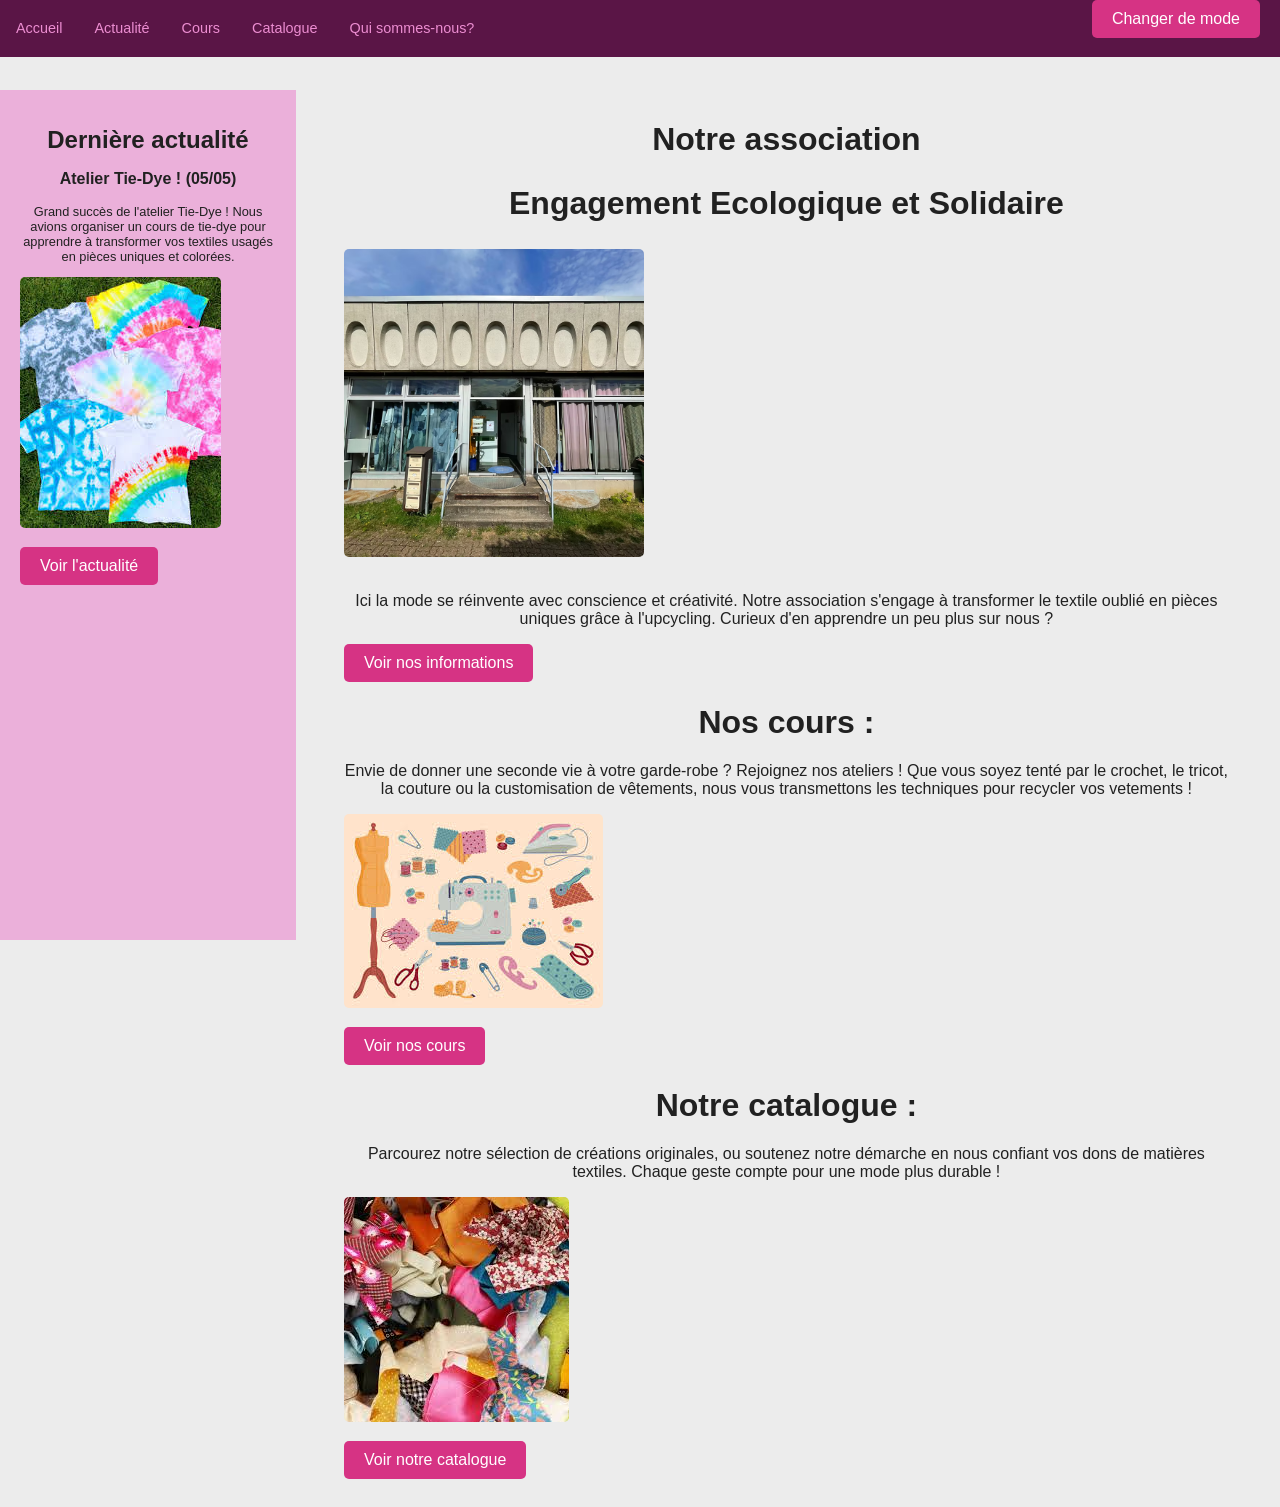
<file: index.html>
<!DOCTYPE html>
<html>
    <head>
        <title>GLAM - Accueil</title>
        <link href="projet.css" rel="stylesheet">
        <link  href="dark-mode.css" rel="stylesheet"/>
    </head>
    <body>
        <ul class="navbar">
            <li><a class="active" href="index.html">Accueil</a></li>
            <li><a href="actualité.html">Actualité</a></li>
            <li><a href="cours.html">Cours</a></li>
            <li><a href="catalogue.html">Catalogue</a></li>
            <li><a href="info.html">Qui sommes-nous?</a></li>
            <li class="nav-right">
                <button class="btn-actu" data-theme-toggler>Changer de mode</button>
            </li>
        </ul>
        <ul class="actu">
            <li><h1>Dernière actualité</h1></li>
            <li><h3><strong>Atelier Tie-Dye ! (05/05) </strong></h3></p>
            <li><p>Grand succès de l'atelier Tie-Dye ! Nous avions organiser un cours de tie-dye pour apprendre à transformer vos textiles usagés en pièces uniques et colorées.</p></li>
            <li>
                <img src="tieDye.jpg" alt="Atelier Tie Dye" class="img-actu">
                <form action="actualité.html" method="get">
                    <button type="submit" class="btn-actu">Voir l'actualité</button>
                </form>
            </li>
        </ul>
        <div class="contenu-principal">
            <h1>Notre association</h1>
            <h2>Engagement Ecologique et Solidaire</h2>
            <img src="devantGlam.avif" alt="image de la devanture de GLAM" class="img-actu">
            <p>Ici la mode se réinvente avec conscience et créativité. Notre association s'engage à transformer le textile oublié en pièces uniques grâce à l'upcycling. Curieux d'en apprendre un peu plus sur nous ? </p>
            
            <form action="info.html" method="get">
                <button type="submit" class="btn-actu">Voir nos informations </button>
            </form>
            

            <h1>Nos cours :</h1>
            <p> Envie de donner une seconde vie à votre garde-robe ? Rejoignez nos ateliers ! Que vous soyez tenté par le crochet, le tricot, la couture ou la customisation de vêtements, nous vous transmettons les techniques pour recycler vos vetements !</p>
        
                <img src="cours.jpg" alt="image pour présenter les types de cours" class="img-actu">
                <form action="cours.html" method="get">
                    <button type="submit" class="btn-actu">Voir nos cours</button>
                </form>
            
            <h1>Notre catalogue :</h1>
            <p>Parcourez notre sélection de créations originales, ou soutenez notre démarche en nous confiant vos dons de matières textiles. Chaque geste compte pour une mode plus durable ! </p>
            
                <img src="chutetissus.jpg" alt="image de chutes de tissus" class="img-actu">
                <form action="catalogue.html" method="get">
                    <button type="submit" class="btn-actu">Voir notre catalogue</button>
                </form>
            
        
        </div> 
        <script src="dark-mode.js"></script>

    </body>
</html>
</file>
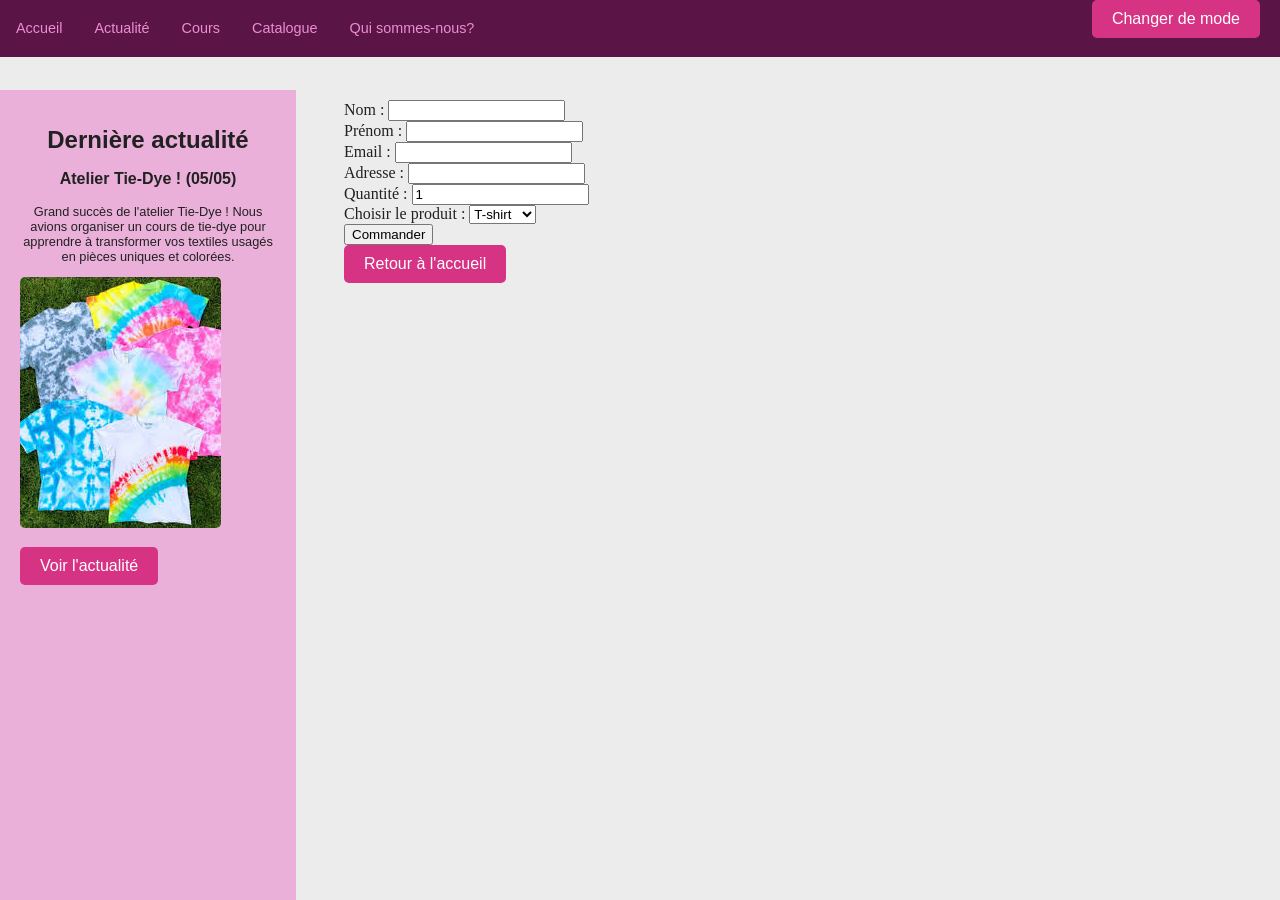
<file: achat.html>
<!DOCTYPE html>
<html>
    <head>
        <title>GLAM - Achat</title>
        <link href="projet.css" rel="stylesheet">
        <link  href="dark-mode.css" rel="stylesheet"/>
    </head>
    <body>
        <ul class="navbar">
            <li><a class="active" href="index.html">Accueil</a></li>
            <li><a href="actualité.html">Actualité</a></li>
            <li><a href="cours.html">Cours</a></li>
            <li><a href="catalogue.html">Catalogue</a></li>
            <li><a href="info.html">Qui sommes-nous?</a></li>
            <li class="nav-right">
                 <button class="btn-actu" data-theme-toggler>Changer de mode</button>
            </li>
        </ul>
       <ul class="actu">
            <li><h1>Dernière actualité</h1></li>
            <li><h3><strong>Atelier Tie-Dye ! (05/05) </strong></h3></p>
            <li><p>Grand succès de l'atelier Tie-Dye ! Nous avions organiser un cours de tie-dye pour apprendre à transformer vos textiles usagés en pièces uniques et colorées.</p></li>
            <li>
                <img src="tieDye.jpg" alt="Atelier Tie Dye" class="img-actu">
                <form action="actualité.html" method="get">
                    <button type="submit" class="btn-actu">Voir l'actualité</button>
                </form>
            </li>
        </ul>


        <div class="contenu-principal">
            <form action="#">
                <label class="mylabel" for="nom">Nom : </label>
                <input class="myinput" type="text" name="nom" value=""/> <br/>
                <label class="mylabel" for="prenom">Prénom : </label>
                <input class="myinput" type="text" name="prenom" value=""/> <br/>
                <label class="mylabel" for="mail">Email : </label>
                <input class="myinput" type="text" name="mail" value=""/> <br/>
                <label class="mylabel" for="adresse">Adresse : </label>
                <input class="myinput" type="text" name="adresse" value=""/> <br/>
     
                <label class="mylabel" for="numep">Quantité : </label>
                <input class="myinput" type="number" name="numep" value=1 /> <br/>

                <label class="mylabel" for="produit">Choisir le produit : </label>
                <select class="myinput" name="produit" id="produit">
                <option value="produit1">T-shirt</option>
                <option value="produit2">Gourde</option>
                </select>
                <br/>
    
                <input class="primary" type="submit" value="Commander" /> <br/>
            </form>
            <form action="index.html" method="get">
                    <button type="submit" class="btn-actu">Retour à l'accueil</button>
            </form>
        </div>   
        <script src="dark-mode.js"></script>

     </body>
     
</html>
</file>
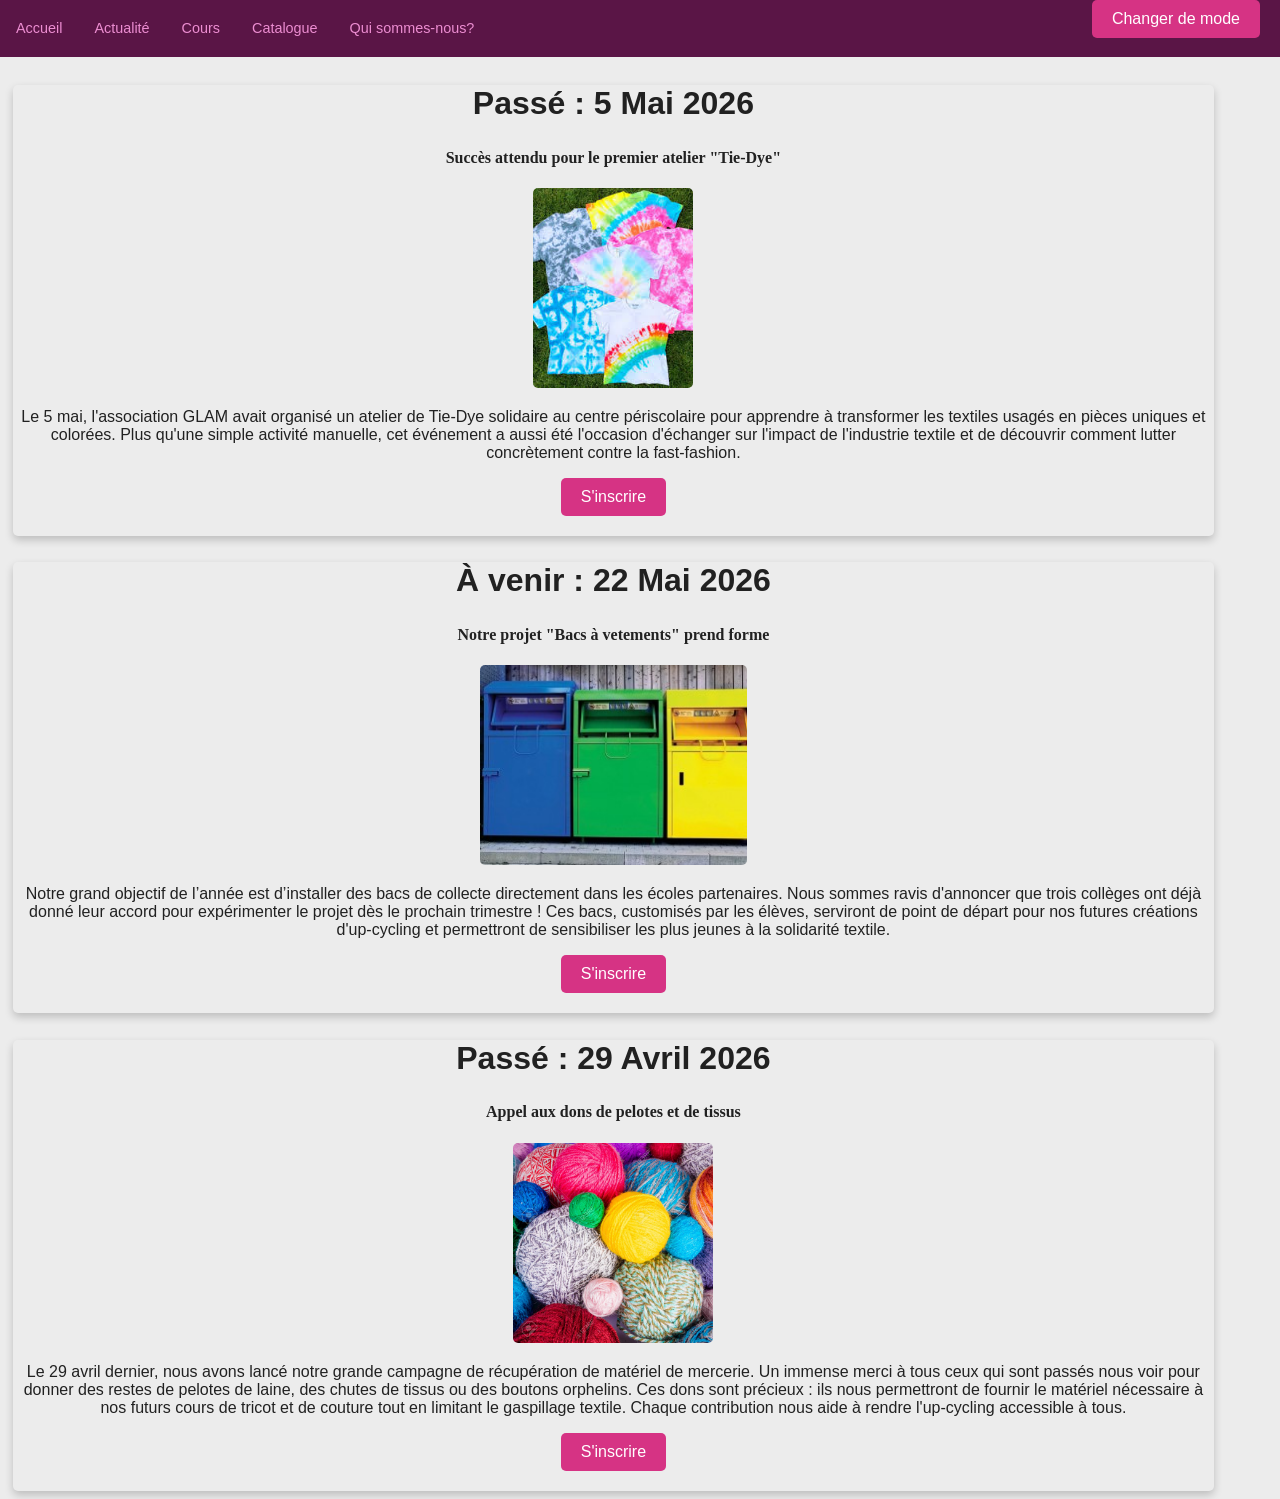
<file: actualité.html>
<!DOCTYPE html>
<html>
    <head>
        <title>GLAM - Actualités</title>
        <link href="projet.css" rel="stylesheet"> 
        <h1> <strong> Journal de l'association </strong></h1>
        <link href="dark-mode.css" rel="stylesheet" />
    </head>
    <body>
        <ul class="navbar">
            <li><a class="active" href="index.html">Accueil</a></li>
            <li><a href="actualité.html">Actualité</a></li>
            <li><a href="cours.html">Cours</a></li>
            <li><a href="catalogue.html">Catalogue</a></li>
            <li><a href="info.html">Qui sommes-nous?</a></li>
            <li class="nav-right">
                <button class="btn-actu" data-theme-toggler>Changer de mode</button>
            </li>
        </ul>

       
        <div class="card">
            <h2>Passé : 5 Mai 2026</h2>
            <h4>Succès attendu pour le premier atelier "Tie-Dye"</h4>
            <img src="tieDye.jpg">
            <p>Le 5 mai, l'association GLAM avait organisé un atelier de Tie-Dye solidaire au centre périscolaire pour  apprendre à transformer les textiles usagés en pièces uniques et colorées. Plus qu'une simple activité manuelle, cet événement a aussi été l'occasion d'échanger sur l'impact de l'industrie textile et de découvrir comment lutter concrètement contre la fast-fashion. </p>
            <form action="inscription.html" method="get"> 
                <button type="submit" class="btn-actu">S'inscrire </button>
            </form>
        </div>

        <div class="card">
            <h2>À venir : 22 Mai 2026</h2>
            <h4>Notre projet "Bacs à vetements" prend forme</h4>
            <img src="conteneur.jpg">
            <p>Notre grand objectif de l’année est d’installer des bacs de collecte directement dans les écoles partenaires. Nous sommes ravis d'annoncer que trois collèges ont déjà donné leur accord pour expérimenter le projet dès le prochain trimestre ! Ces bacs, customisés par les élèves, serviront de point de départ pour nos futures créations d'up-cycling et permettront de sensibiliser les plus jeunes à la solidarité textile.</p>
            <form action="inscription.html" method="get"> 
                <button type="submit" class="btn-actu">S'inscrire </button>
            </form>
        </div>

       
        <div class="card">
            <h2>Passé : 29 Avril 2026</h2>
            <h4>Appel aux dons de pelotes et de tissus</h4>
            <img src="pelotes.jpg">

            <p>Le 29 avril dernier, nous avons lancé notre grande campagne de récupération de matériel de mercerie. Un immense merci à tous ceux qui sont passés nous voir pour donner des restes de pelotes de laine, des chutes de tissus ou des boutons orphelins. Ces dons sont précieux : ils nous permettront de fournir le matériel nécessaire à nos futurs cours de tricot et de couture tout en limitant le gaspillage textile. Chaque contribution nous aide à rendre l'up-cycling accessible à tous.</p>
            <form action="inscription.html" method="get"> 
                <button type="submit" class="btn-actu"> S'inscrire </button>
            </form>
        </div>
        <script src="dark-mode.js"></script>
    </body>
</html>
</file>
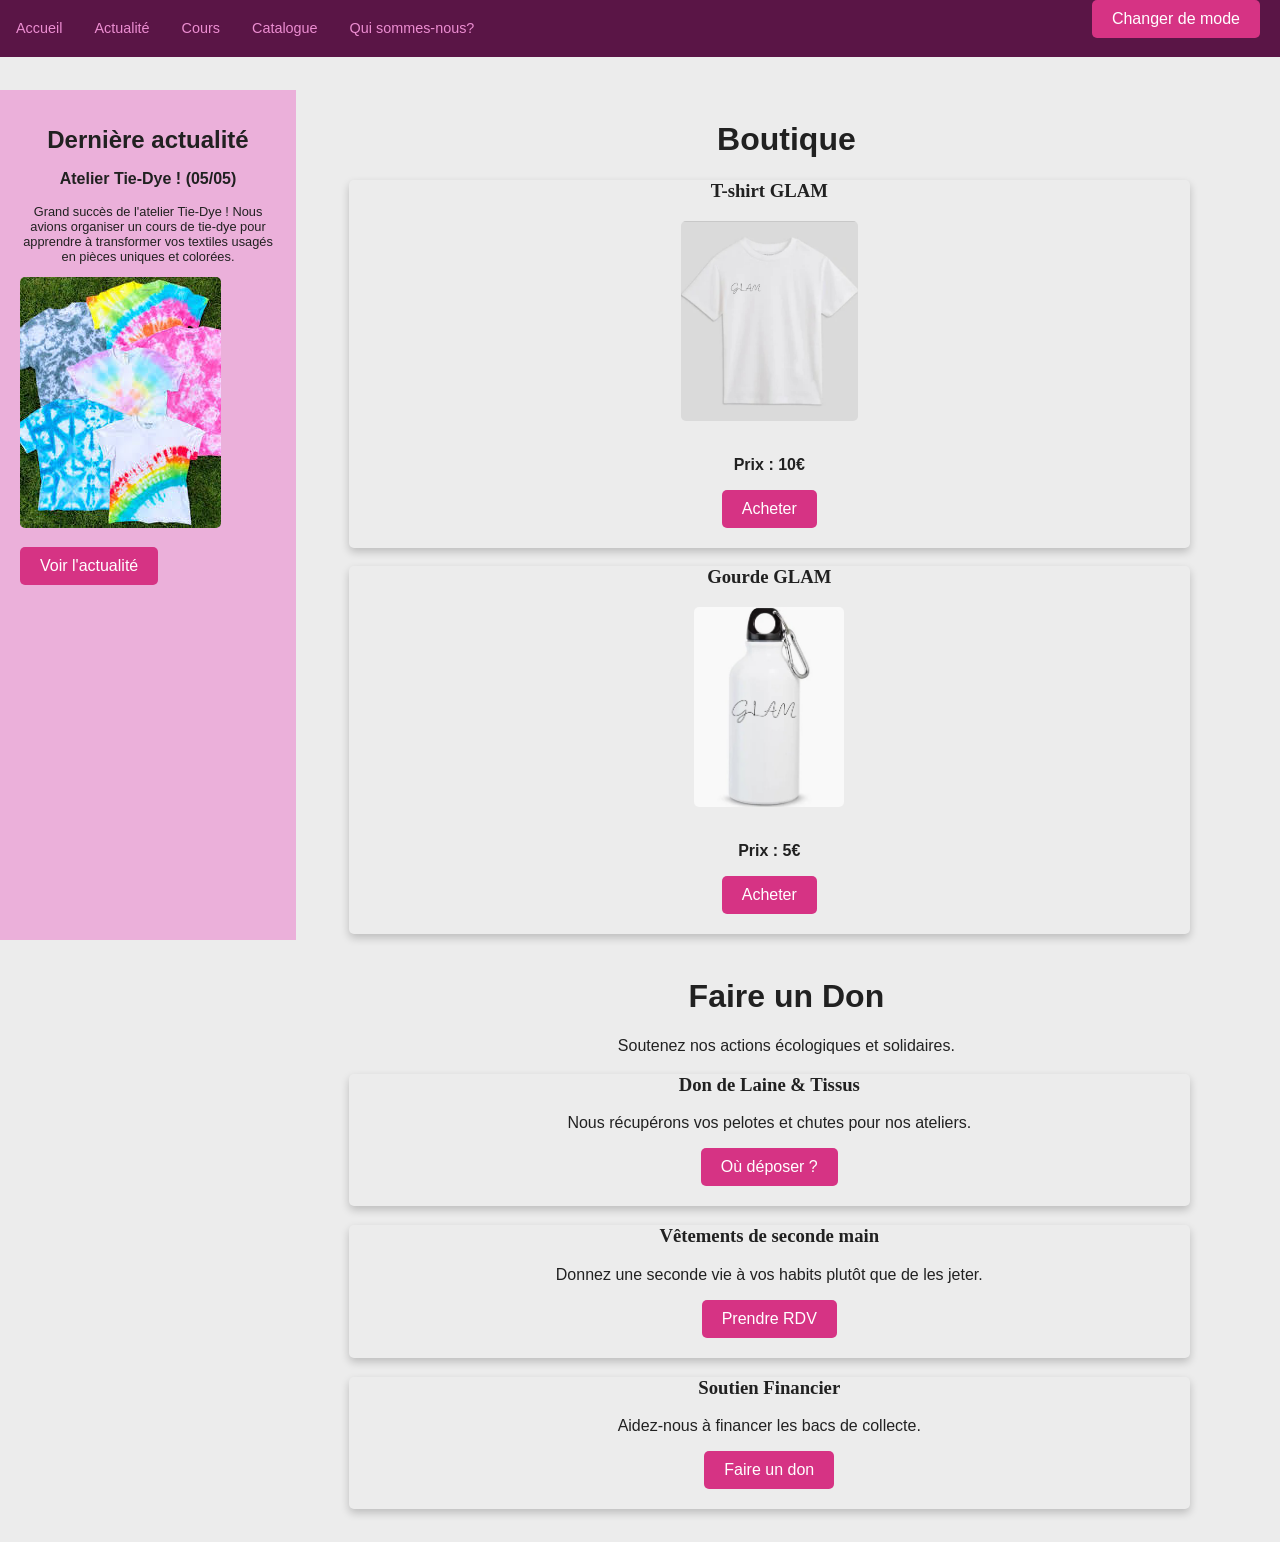
<file: catalogue.html>
<!DOCTYPE html>
<html>
    <head>
        <title>GLAM - Catalogue</title>
        <link href="projet.css" rel="stylesheet">
        <link  href="dark-mode.css" rel="stylesheet" />
    </head>
    <body>
        <ul class="navbar">
            <li><a class="active" href="index.html">Accueil</a></li>
            <li><a href="actualité.html">Actualité</a></li>
            <li><a href="cours.html">Cours</a></li>
            <li><a href="catalogue.html">Catalogue</a></li>
            <li><a href="info.html">Qui sommes-nous?</a></li>
            <li class="nav-right">
                <button class="btn-actu" data-theme-toggler>Changer de mode</button>
            </li>
        </ul>
       <ul class="actu">
            <li><h1>Dernière actualité</h1></li>
            <li><h3><strong>Atelier Tie-Dye ! (05/05) </strong></h3></p>
            <li><p>Grand succès de l'atelier Tie-Dye ! Nous avions organiser un cours de tie-dye pour apprendre à transformer vos textiles usagés en pièces uniques et colorées.</p></li>
            <li>
                <img src="tieDye.jpg" alt="Atelier Tie Dye" class="img-actu">
                <form action="actualité.html" method="get">
                    <button type="submit" class="btn-actu">Voir l'actualité</button>
                </form>
            </li>
        </ul>

         <ul class="actu">
            <li><h1>Dernière actualité</h1></li>
            <li><h3><strong>Atelier Tie-Dye ! (05/05) </strong></h3></p>
            <li><p>Grand succès de l'atelier Tie-Dye ! Nous avions organiser un cours de tie-dye pour apprendre à transformer vos textiles usagés en pièces uniques et colorées.</p></li>
            <li>
                <img src="tieDye.jpg" alt="Atelier Tie Dye" class="img-actu">
                <form action="actualité.html" method="get">
                    <button type="submit" class="btn-actu">Voir l'actualité</button>
                </form>
            </li>
        </ul>

        <div class="contenu-principal">
                <h1>Boutique </h1>
               
            <div class="card">
                <h3>T-shirt GLAM </h3>
                <img src="tshirt.png" alt="image du t-shirt GLAM" class="img-actu">
                <p><strong>Prix : 10€</strong></p>
                <form action="achat.html" method="get">
                    <button type="submit" class="btn-actu">Acheter</button>
                </form>
            </div>

            
            <div class="card">
                <h3>Gourde GLAM</h3>
                <img src="gourde.png" alt="image de la gourde GLAM" class="img-actu">
                <p><strong>Prix : 5€</strong></p>
                <form action="achat.html" method="get">
                    <button type="submit" class="btn-actu">Acheter</button>
                </form>
            </div> </br>

            <h1>Faire un Don</h1>
            <p>Soutenez nos actions écologiques et solidaires.</p>
            
            <div class="card">
                <h3>Don de Laine & Tissus</h3>
                <p>Nous récupérons vos pelotes et chutes pour nos ateliers.</p>
                <form action="info.html" method="get">
                    <button type="submit" class="btn-actu">Où déposer ?</button>
                </form>
            </div>

            <div class="card">
                <h3>Vêtements de seconde main</h3>
                <p>Donnez une seconde vie à vos habits plutôt que de les jeter.</p>
                <form action="info.html" method="get">
                    <button type="submit" class="btn-actu">Prendre RDV</button>
                </form>
            </div>

            <div class="card">
                <h3>Soutien Financier</h3>
                <p>Aidez-nous à financer les bacs de collecte.</p>
                <form action="don.html" method="get">
                    <button type="submit" class="btn-actu">Faire un don</button>
                </form>
            </div>
        </div >
        <script src="dark-mode.js"></script>

    </body>
</html>
</file>
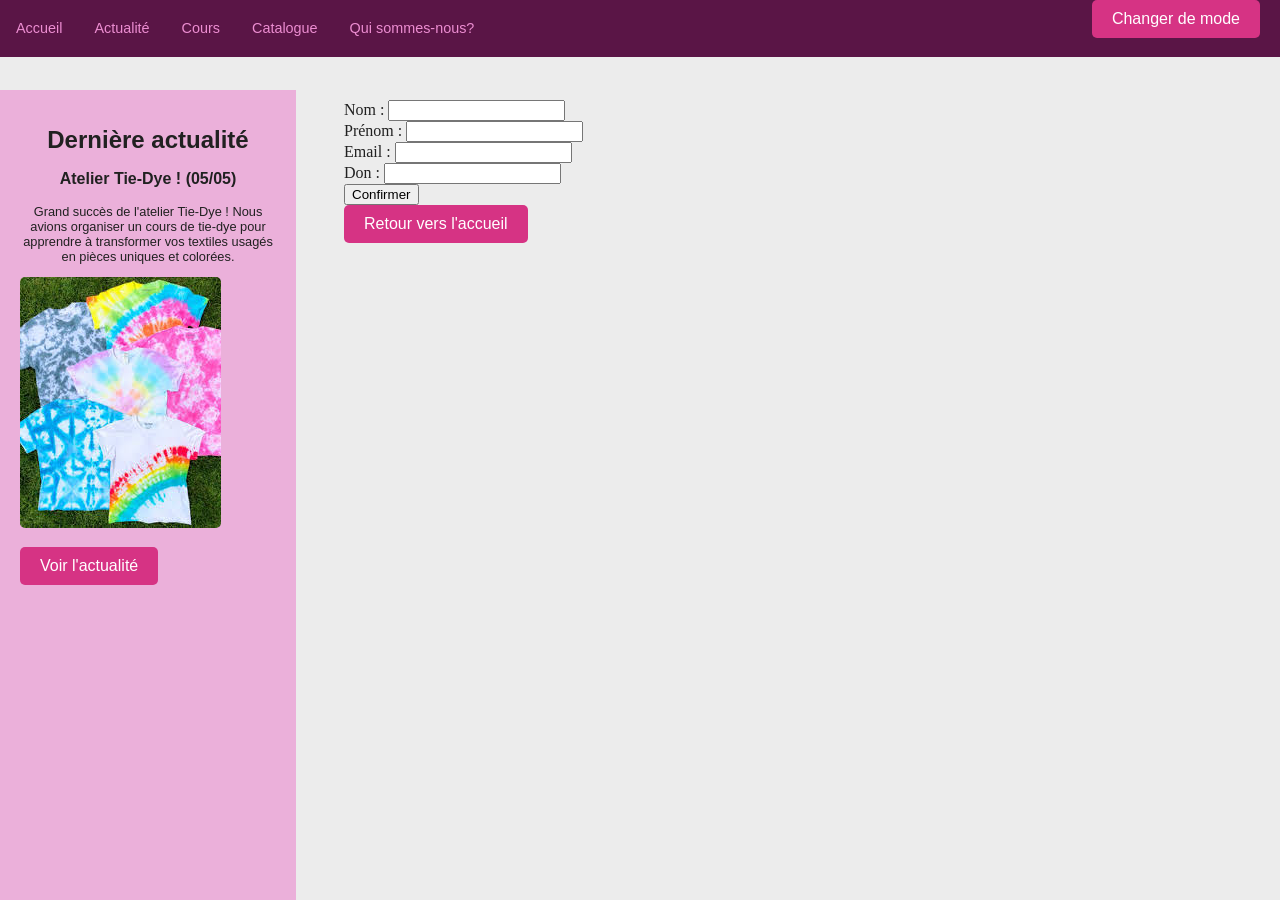
<file: don.html>
<!DOCTYPE html>
<html>
    <head>
        <title>GLAM - Don</title>
        <link href="projet.css" rel="stylesheet">
        <link href="dark-mode.css" rel="stylesheet"  />
    </head>
    <body>
        <ul class="navbar">
            <li><a class="active" href="index.html">Accueil</a></li>
            <li><a href="actualité.html">Actualité</a></li>
            <li><a href="cours.html">Cours</a></li>
            <li><a href="catalogue.html">Catalogue</a></li>
            <li><a href="info.html">Qui sommes-nous?</a></li>
            <li class="nav-right">
                <button class="btn-actu" data-theme-toggler>Changer de mode</button>
            </li>
        </ul>
       <ul class="actu">
            <li><h1>Dernière actualité</h1></li>
            <li><h3><strong>Atelier Tie-Dye ! (05/05) </strong></h3></p>
            <li><p>Grand succès de l'atelier Tie-Dye ! Nous avions organiser un cours de tie-dye pour apprendre à transformer vos textiles usagés en pièces uniques et colorées.</p></li>
            <li>
                <img src="tieDye.jpg" alt="Atelier Tie Dye" class="img-actu">
                <form action="actualité.html" method="get">
                    <button type="submit" class="btn-actu">Voir l'actualité</button>
                </form>
            </li>
        </ul>
        <div class="contenu-principal">
            <form action="#" onsubmit="ouvrirMerci();return false;">
            <label class="mylabel" for="nom">Nom : </label>
            <input class="myinput" type="text" name="nom" value=""/> <br/>
            <label class="mylabel" for="prenom">Prénom : </label>
            <input class="myinput" type="text" name="prenom" value=""/> <br/>
            <label class="mylabel" for="mail">Email : </label>
            <input class="myinput" type="text" name="mail" value=""/> <br/>
            <label class="mylabel" for="don">Don : </label>
            <input class="myinput" type="number" name="don" value=""/> <br/>
            <input class="primary" type="submit" value="Confirmer" /> <br/>
            </form>

            <form action="index.html" method="get">
                    <button type="submit" class="btn-actu">Retour vers l'accueil</button>
            </form>
        </div>
        <script src="dark-mode.js"></script>
        <script src="projet.js"></script>
    </body>
</html>
</file>
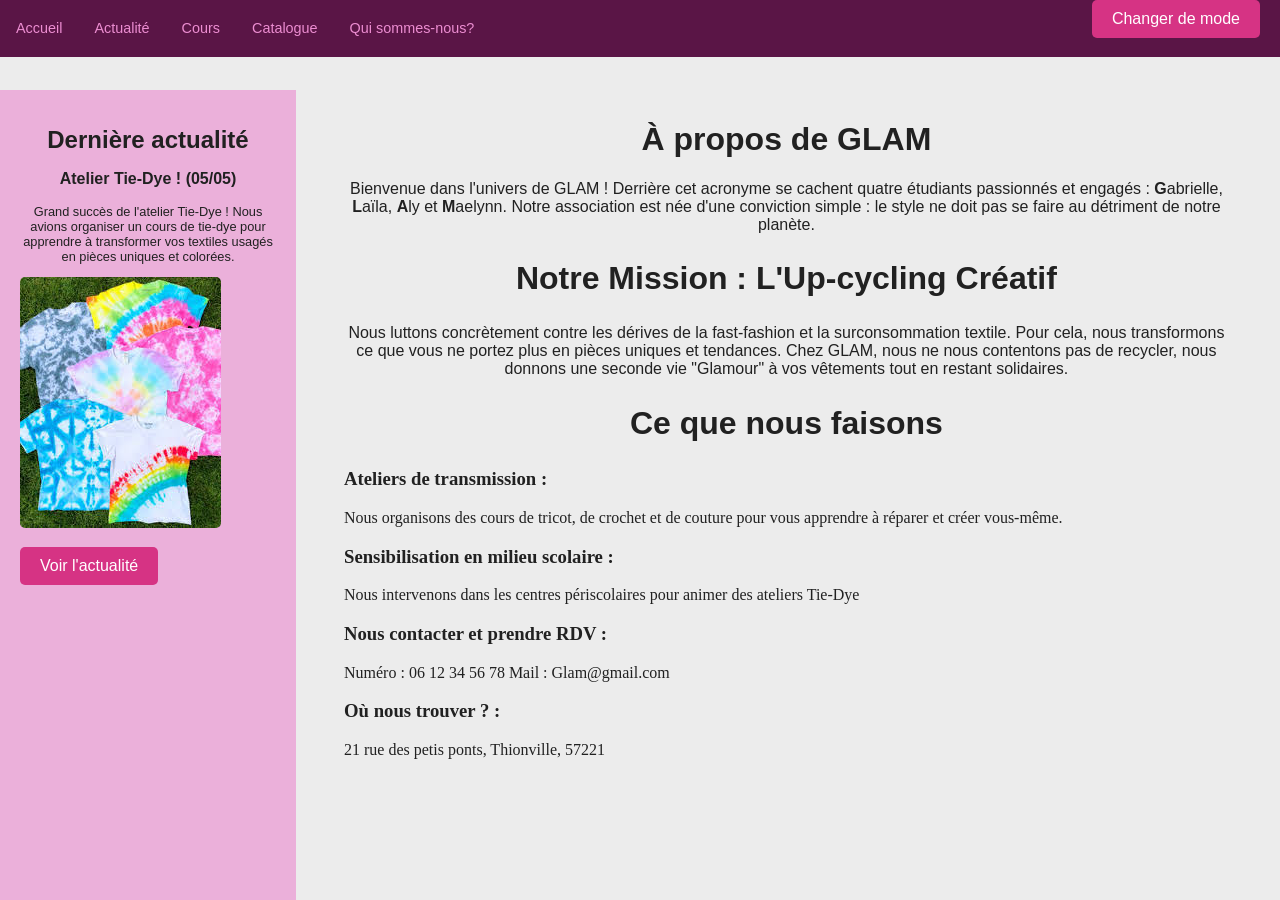
<file: info.html>
<!DOCTYPE html>
<html>
    <head>
        <title>GLAM - Informations</title>
        <link href="projet.css" rel="stylesheet">
        <link  href="dark-mode.css" rel="stylesheet" />
    </head>
    <body>
        <ul class="navbar">
            <li><a class="active" href="index.html">Accueil</a></li>
            <li><a href="actualité.html">Actualité</a></li>
            <li><a href="cours.html">Cours</a></li>
            <li><a href="catalogue.html">Catalogue</a></li>
            <li><a href="info.html">Qui sommes-nous?</a></li>
            <li class="nav-right">
                 <button class="btn-actu" data-theme-toggler>Changer de mode</button>
            </li>
        </ul>
      <ul class="actu">
            <li><h1>Dernière actualité</h1></li>
            <li><h3><strong>Atelier Tie-Dye ! (05/05) </strong></h3></p>
            <li><p>Grand succès de l'atelier Tie-Dye ! Nous avions organiser un cours de tie-dye pour apprendre à transformer vos textiles usagés en pièces uniques et colorées.</p></li>
            <li>
                <img src="tieDye.jpg" alt="Atelier Tie Dye" class="img-actu">
                <form action="actualité.html" method="get">
                    <button type="submit" class="btn-actu">Voir l'actualité</button>
                </form>
            </li>
        </ul>

        <div class="contenu-principal">
            <h1> À propos de GLAM</h1>
            <p>Bienvenue dans l'univers de GLAM ! Derrière cet acronyme se cachent quatre étudiants passionnés et engagés : <strong>G</strong>abrielle, <strong>L</strong>aïla, <strong>A</strong>ly et <strong>M</strong>aelynn. Notre association est née d'une conviction simple : le style ne doit pas se faire au détriment de notre planète.</p>
            <h2>Notre Mission : L'Up-cycling Créatif</h2>
            <p>Nous luttons concrètement contre les dérives de la fast-fashion et la surconsommation textile. Pour cela, nous transformons ce que vous ne portez plus en pièces uniques et tendances. Chez GLAM, nous ne nous contentons pas de recycler, nous donnons une seconde vie "Glamour" à vos vêtements tout en restant solidaires.</p> 
            <h2>Ce que nous faisons</h2> 
            <p> <h3>Ateliers de transmission :</h3> Nous organisons des cours de tricot, de crochet et de couture pour vous apprendre à réparer et créer vous-même.</p> 
            <p><h3>Sensibilisation en milieu scolaire :</h3> Nous intervenons dans les centres périscolaires pour animer des ateliers Tie-Dye</p> 
            <p><h3>Nous contacter et prendre RDV :</h3> Numéro : 06 12 34 56 78      Mail : Glam@gmail.com </p> 
            <p><h3>Où nous trouver ? :</h3> 21 rue des petis ponts, Thionville, 57221 </p> 

        </div>
         <script src="dark-mode.js"></script>

    </body>
</html>
</file>
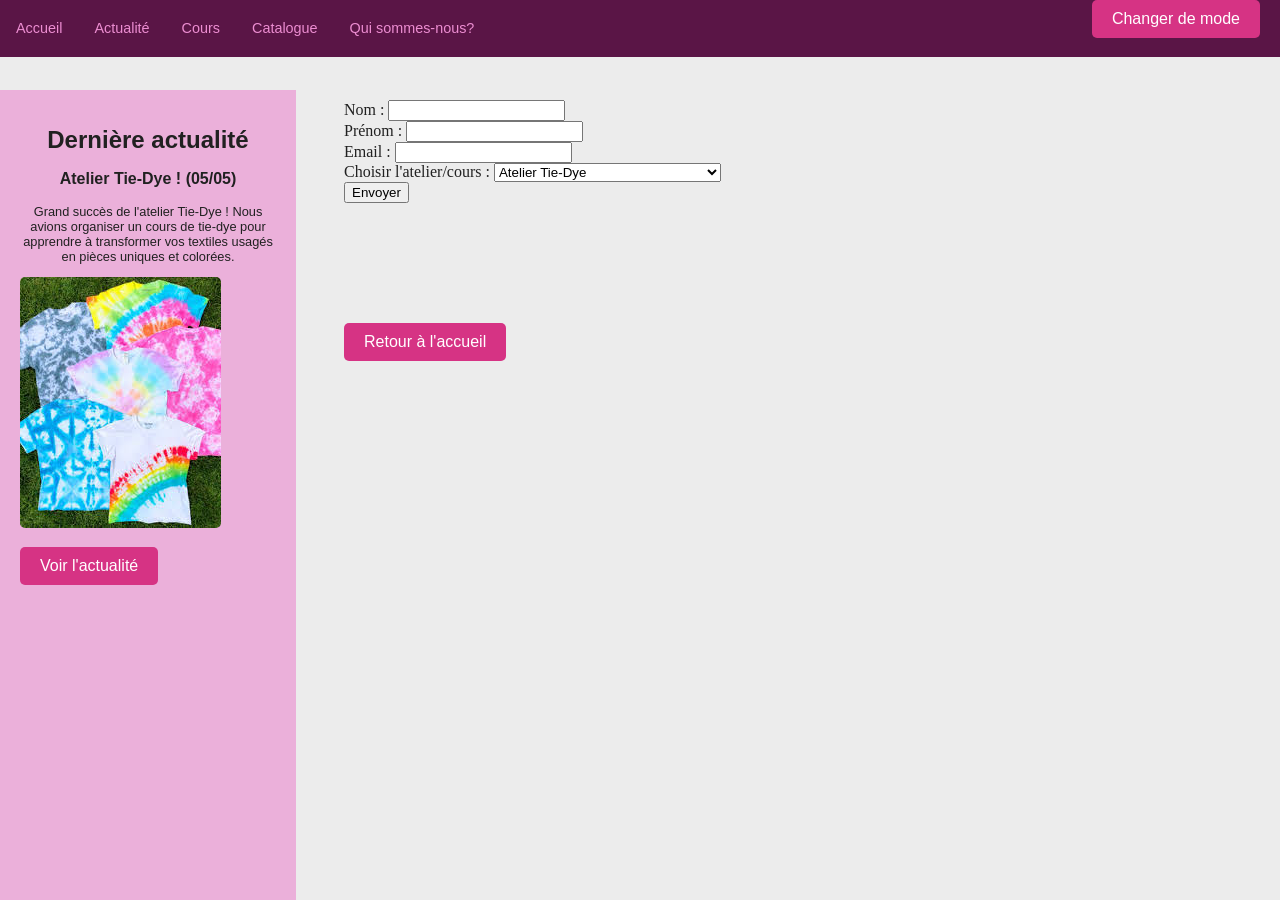
<file: inscription.html>
<!DOCTYPE html>
<html>
    <head>
        <title>GLAM - Inscritpion
        </title>
        <link href="projet.css" rel="stylesheet">
        <link  href="dark-mode.css" rel="stylesheet"/>
        
    </head>
    <body>
        <ul class="navbar">
            <li><a class="active" href="accueil.html">Accueil</a></li>
            <li><a href="actualité.html">Actualité</a></li>
            <li><a href="cours.html">Cours</a></li>
            <li><a href="catalogue.html">Catalogue</a></li>
            <li><a href="info.html">Qui sommes-nous?</a></li>
            <li class="nav-right">
                <button class="btn-actu" data-theme-toggler>Changer de mode</button>
            </li>
        </ul>
        
     <ul class="actu">
            <li><h1>Dernière actualité</h1></li>
            <li><h3><strong>Atelier Tie-Dye ! (05/05) </strong></h3></p>
            <li><p>Grand succès de l'atelier Tie-Dye ! Nous avions organiser un cours de tie-dye pour apprendre à transformer vos textiles usagés en pièces uniques et colorées.</p></li>
            <li>
                <img src="tieDye.jpg" alt="Atelier Tie Dye" class="img-actu">
                <form action="actualité.html" method="get">
                    <button type="submit" class="btn-actu">Voir l'actualité</button>
                </form>
            </li>
        </ul>  
        <div class="contenu-principal">
            <form action="#" onsubmit="ouvrirOkCours();return false;">
            <label class="mylabel" for="nom">Nom : </label>
            <input class="myinput" type="text" name="nom" value=""/> <br/>
            <label class="mylabel" for="prenom">Prénom : </label>
            <input class="myinput" type="text" name="prenom" value=""/> <br/>
            <label class="mylabel" for="mail">Email : </label>
            <input class="myinput" type="text" name="mail" value=""/> <br/>
    
            <label class="mylabel" for="atelier">Choisir l'atelier/cours : </label>
                <select class="myinput" name="atelier" id="atelier">
                <option value="atelier1">Atelier Tie-Dye</option>
                <option value="atelier2">Cours de tricot/crochet</option>
                <option value="atelier3">Cours de couture</option>
                <option value="atelier4">Cours de customisation vetements</option>
                </select>
                <br/>
    
             <input class="primary" type="submit" value="Envoyer" /> <br/>
            </form>
        </div>
        <div class="contenu-principal">
            <form action="accueil.html" method="get">
                <button type="submit" class="btn-actu">Retour à l'accueil</button>
            </form>
        </div>

        <script src="dark-mode.js"></script>
        <script src="projet.js"></script>

    </body>
</html>
</file>
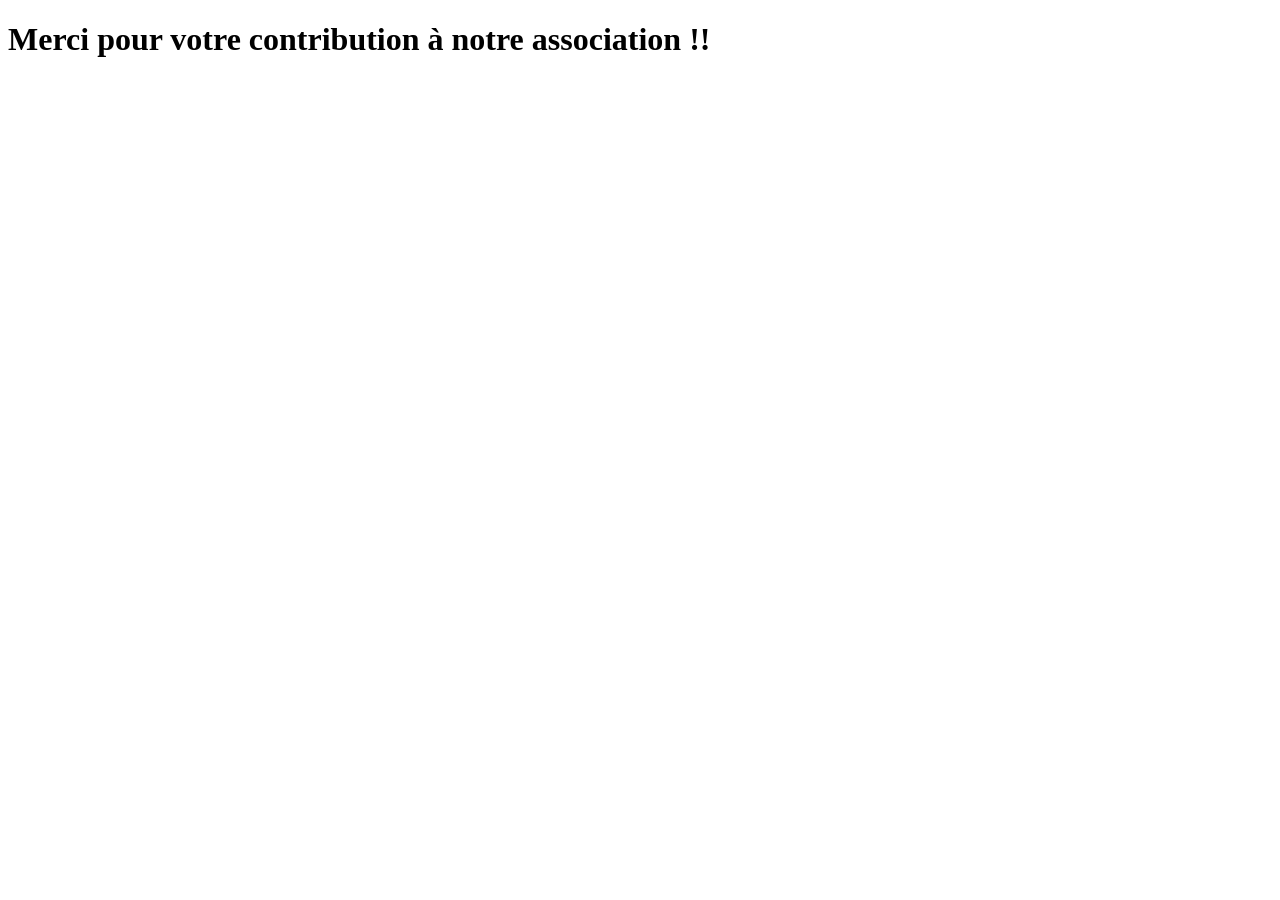
<file: merci.html>
<!DOCTYPE html>
<html>
    <head>
        <title>GLAM - Merci !</title>
    </head>
    <body>
       <h1>Merci pour votre contribution à notre association !!</h1>
       
    </body>
</html>
</file>
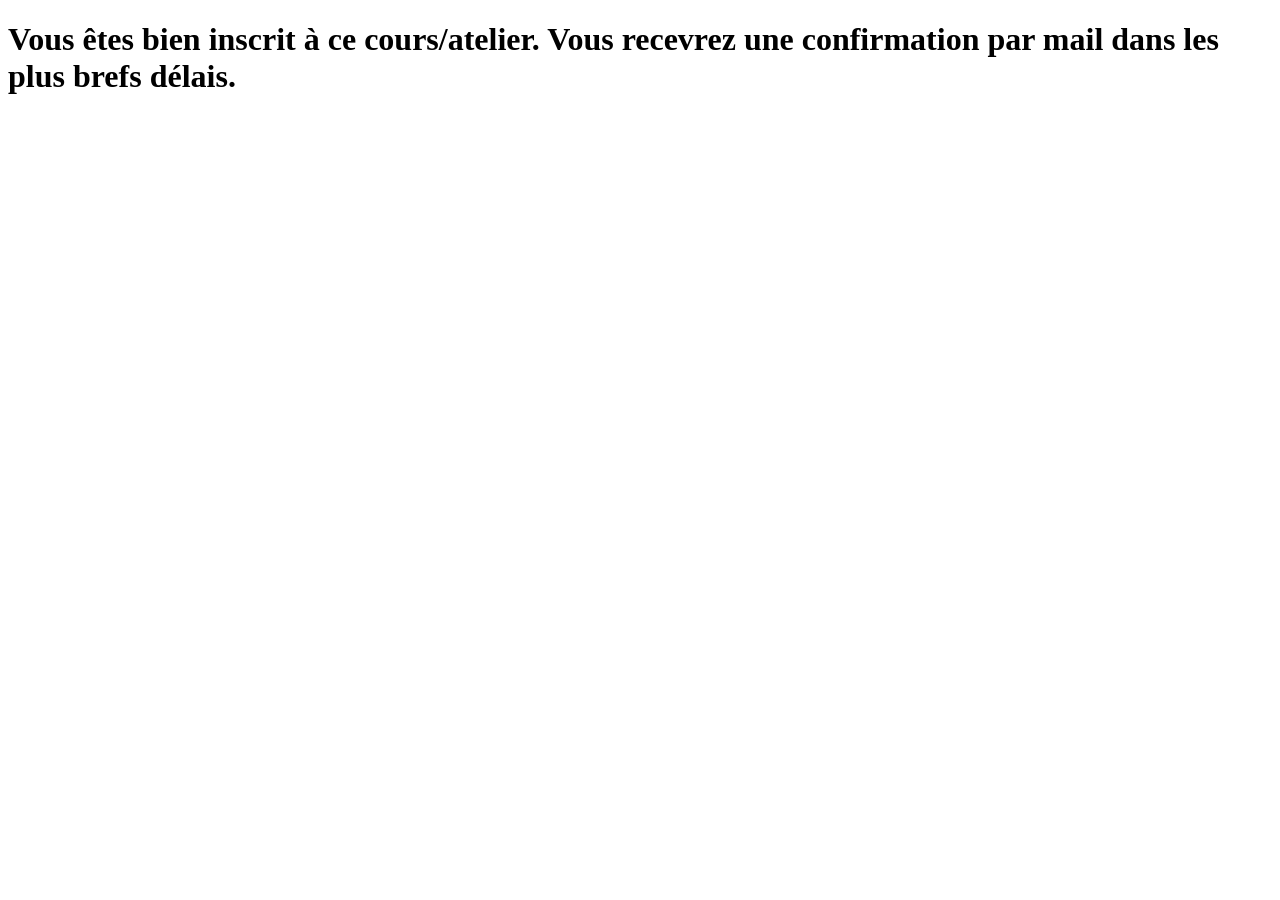
<file: OkCours.html>
<!DOCTYPE html>
<html>
    <head>
        <title>GLAM - Merci !</title>
    </head>
    <body>
       <h1>Vous êtes bien inscrit à ce cours/atelier. Vous recevrez une confirmation par mail dans les plus brefs délais.</h1>
       
    </body>
</html>
</file>
<file: projet.css>
h1{
    text-align: center;
    font-family: 'Lucida Sans', 'Lucida Sans Regular', 'Lucida Grande', 'Lucida Sans Unicode', Geneva, Verdana, sans-serif;
    font-size: 200%;
}

h2{
    text-align: center;
    font-family: 'Lucida Sans', 'Lucida Sans Regular', 'Lucida Grande', 'Lucida Sans Unicode', Geneva, Verdana, sans-serif;
    font-size: 200%;
}

.navbar{
    list-style-type: none;
    margin: 0px;
    padding: 0px;
    overflow: hidden;
    background-color:rgb(90, 21, 70);
    position: fixed;
    top: 0%;
    width: 100%;
    max-height: 10%;
    left: 0;
}

.navbar >  li {
    display: inline;
    float: left;
}

.navbar > li > a{
    display: block;
    color:rgb(236, 141, 209);
    text-align: center;
    padding: 20px 16px;
    text-decoration: none;
    font-family:'Lucida Sans', 'Lucida Sans Regular', 'Lucida Grande', 'Lucida Sans Unicode', Geneva, Verdana, sans-serif;
    font-size: 90%;
}

.navbar > li > a:hover {
    background-color: rgb(193, 65, 157);
    color: white;
    text-decoration:overline underline;
}

.navbar > a {
    display:block;
    padding: 8px;
}

.actu{
    background-color: rgb(235, 176, 218);
    width: 20%;
    list-style-type: none;
    margin: 0px;
    padding: 0px;
    overflow: hidden;
    position: fixed;
    top: 10%;
    height: 90%;
    left: 0;

}

.actu > li > h1 {
    font-family: 'Lucida Sans', 'Lucida Sans Regular', 'Lucida Grande', 'Lucida Sans Unicode', Geneva, Verdana, sans-serif;
    font-size: 150%;
    text-align: center;
    font-weight: bold;
}

.actu > li > h3 {
    font-family: 'Lucida Sans', 'Lucida Sans Regular', 'Lucida Grande', 'Lucida Sans Unicode', Geneva, Verdana, sans-serif;
    font-size: 100%;
    text-align: center;
}

.actu > li > p {
    font-family: 'Lucida Sans', 'Lucida Sans Regular', 'Lucida Grande', 'Lucida Sans Unicode', Geneva, Verdana, sans-serif;
    font-size: 80%;
}

.img-actu {
    display: inline-block; 
    max-width: 300px; 
    margin-bottom: 15px;
    border-radius: 5px;
    text-align: center;
}


.btn-actu {
    background-color: #d63384; 
    color: white;
    padding: 10px 20px;
    border: none;
    border-radius: 5px;
    font-size: 16px;
    cursor: pointer;
    text-align: center;
}


.btn-actu:hover {
    background-color: #b02a6a;
}


.actu {
    list-style-type: none;
    padding: 20px;
}

.card{
    box-shadow:0 4px 8px 0 rgba(0, 0, 0, 0.2) ;
    border-radius: 5px;
    text-align: center;
    width:95%;
    margin: 5px;
    padding-bottom: 20px;
}

.card > img {
    max-height: 200px;
    border-radius: 5px;
}

.form{
    font-size: 18px;
    font-family: "Source Sans Pro", Helvetica, sans-serif;
}

.label{
font-size: 16px; display: inline-block; width: 130px;
}

.select{
    margin-left: 10px; 
}

.contenu-principal {
    margin-left: 25%; 
    margin-top: 80px; 
    padding: 20px;
    width: 70%; 
}

.nav-right {
    float: right !important;
    display: flex;
    align-items: center;
    height: 57px; 
    padding-right:  20px;;
    
}

.btn-mode {
    background-color: #d63384; 
    color: white;
    padding: 10px 20px;
    border: none;
    border-radius: 5px;
    font-size: 16px;
    cursor: pointer;
    text-align: center;
    margin-bottom: 15px;
    display: inline;
    margin : 4px 2px;
}


.btn-mode:hover {
   background-color: #6e123f;
}

img {
    display: inline-block;
}

p {
    text-align: center;
    font-family: 'Lucida Sans', 'Lucida Sans Regular', 'Lucida Grande', 'Lucida Sans Unicode', Geneva, Verdana, sans-serif;
    font-size: medium;
}
</file>
<file: dark-mode.css>
[data-theme="light"] {
	--bg-color: #ececec;
	--text-color: #212121;
}


[data-theme="dark"] {
	--bg-color: #212121;
	--text-color: #ececec;
}

html {
	background-color: var(--bg-color);
	color: var(--text-color);
}

[data-theme="dark"] .btn-mode {
    background-color: #444;
    color: #ececec;
}

[data-theme="dark"] .card {
	box-shadow:0 4px 8px 0 rgba(239, 190, 235, 0.299) ;
}

[data-theme="dark"] .actu {
    background-color:#9E648D;
    border-right: 1px solid #444;
}
</file>
